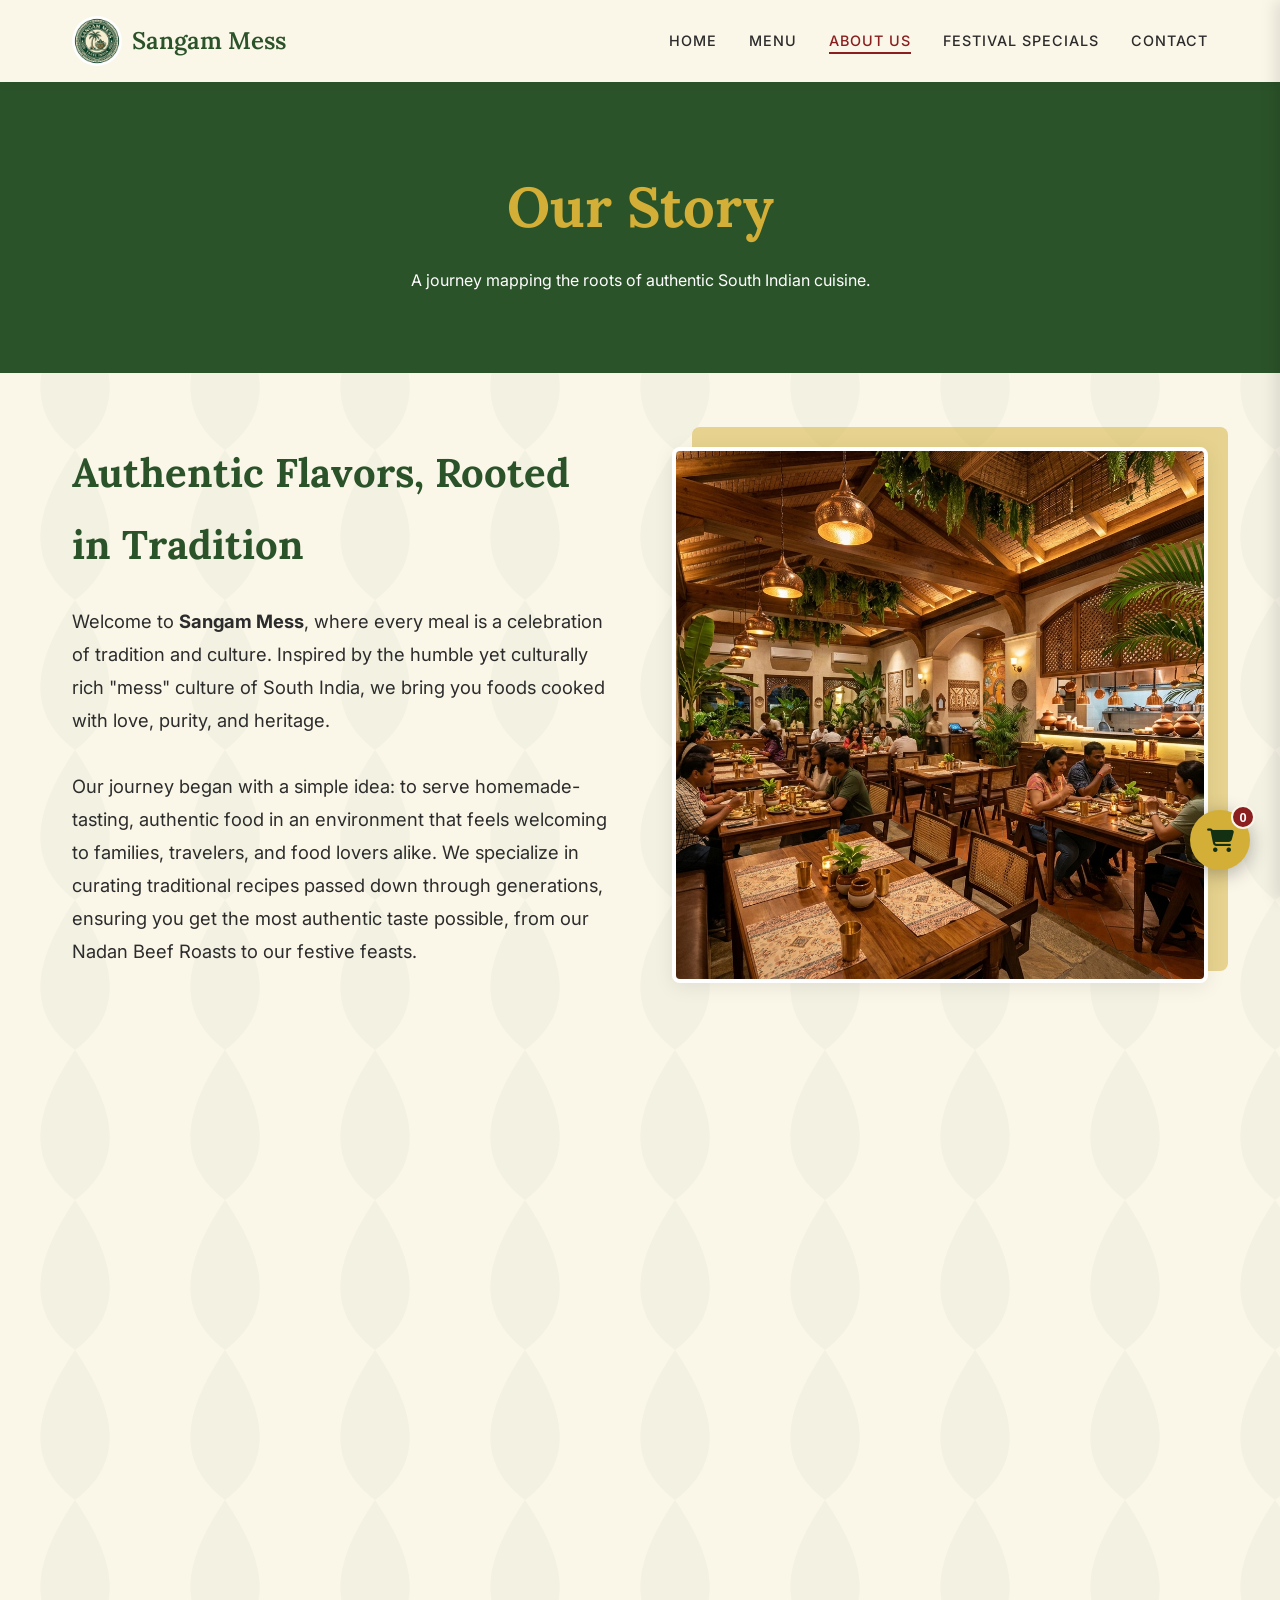
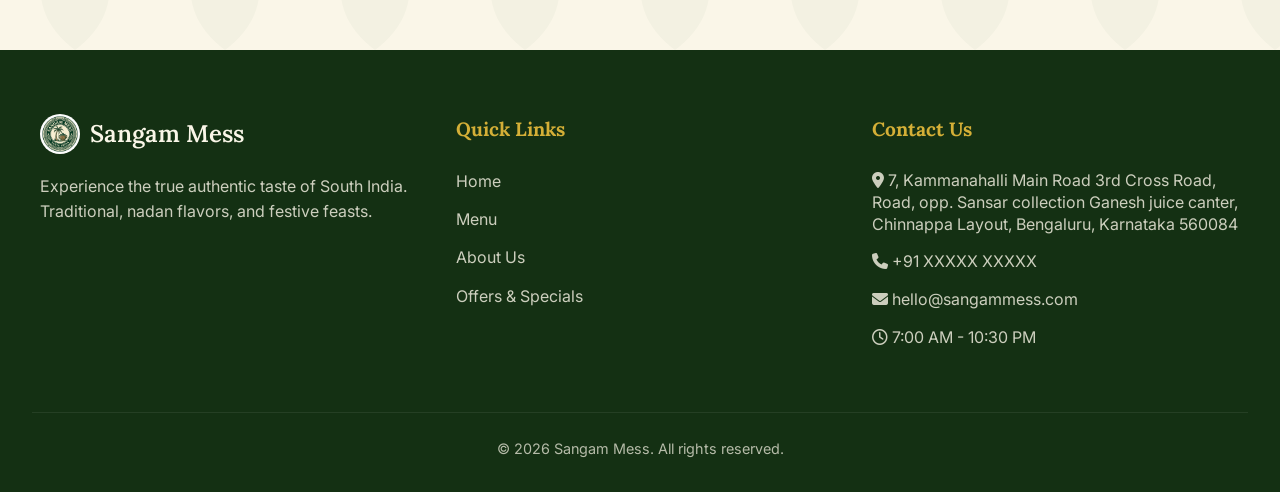
<file: about.html>
<!DOCTYPE html>
<html lang="en">
<head>
    <meta charset="UTF-8">
    <meta name="viewport" content="width=device-width, initial-scale=1.0">
    <title>About Us | Sangam Mess</title>
    <!-- FontAwesome -->
    <link rel="stylesheet" href="https://cdnjs.cloudflare.com/ajax/libs/font-awesome/6.4.0/css/all.min.css">
    <!-- Custom CSS -->
    <link rel="stylesheet" href="assets/css/style.css">
    <style>
        .about-header {
            text-align: center;
            padding: 5rem 2rem;
            background-color: var(--primary-green);
            color: var(--white);
        }
        .about-header h1 {
            color: var(--soft-gold);
            font-size: 3.5rem;
            margin-bottom: 1rem;
        }
        .about-grid {
            display: grid;
            grid-template-columns: 1fr 1fr;
            gap: 4rem;
            max-width: 1200px;
            margin: 4rem auto;
            padding: 0 2rem;
            align-items: center;
        }
        .about-text {
            font-size: 1.15rem;
            line-height: 1.8;
            color: var(--text-dark);
        }
        .about-text p {
            margin-bottom: 2rem;
        }
        .about-image {
            position: relative;
        }
        .about-image img {
            width: 100%;
            border-radius: var(--border-radius);
            box-shadow: var(--shadow);
            border: 4px solid var(--white);
        }
        .about-image::before {
            content: '';
            position: absolute;
            top: -20px;
            right: -20px;
            width: 100%;
            height: 100%;
            background-color: var(--soft-gold);
            border-radius: var(--border-radius);
            z-index: -1;
            opacity: 0.5;
        }
        .highlight-quote {
            padding: 2.5rem;
            border-left: 5px solid var(--maroon);
            background: rgba(139, 30, 30, 0.05);
            font-style: italic;
            font-size: 1.4rem;
            font-family: 'Lora', serif;
            margin: 3rem auto;
            color: var(--dark-green);
            max-width: 1000px;
            text-align: center;
            border-right: 5px solid var(--maroon);
        }
        @media (max-width: 768px) {
            .about-grid {
                grid-template-columns: 1fr;
            }
        }
    </style>
</head>
<body class="leaf-texture">
    <!-- Header -->
    <header>
        <nav class="navbar">
            <a href="index.html" class="logo">
                <img src="assets/images/logo.png" alt="Sangam Mess Logo">
                <span>Sangam Mess</span>
            </a>
            <ul class="nav-links">
                <li><a href="index.html">Home</a></li>
                <li><a href="menu.html">Menu</a></li>
                <li><a href="about.html" class="active">About Us</a></li>
                <li><a href="offers.html">Festival Specials</a></li>
                <li><a href="contact.html">Contact</a></li>
            </ul>
            <button class="mobile-menu-btn" aria-label="Toggle Menu">
                <i class="fa-solid fa-bars"></i>
            </button>
        </nav>
    </header>

    <div class="about-header animate-on-scroll">
        <h1>Our Story</h1>
        <p>A journey mapping the roots of authentic South Indian cuisine.</p>
    </div>

    <div class="about-grid">
        <div class="about-text animate-on-scroll">
            <h2 style="font-family: 'Lora', serif; font-size: 2.5rem; color: var(--primary-green); margin-bottom: 1.5rem;">Authentic Flavors, Rooted in Tradition</h2>
            <p>Welcome to <strong>Sangam Mess</strong>, where every meal is a celebration of tradition and culture. Inspired by the humble yet culturally rich "mess" culture of South India, we bring you foods cooked with love, purity, and heritage.</p>

            <p>Our journey began with a simple idea: to serve homemade-tasting, authentic food in an environment that feels welcoming to families, travelers, and food lovers alike. We specialize in curating traditional recipes passed down through generations, ensuring you get the most authentic taste possible, from our Nadan Beef Roasts to our festive feasts.</p>
        </div>
        
        <div class="about-image animate-on-scroll delay-200">
            <img src="assets/images/about.png" alt="Sangam Mess Interior">
        </div>
    </div>

    <div class="highlight-quote animate-on-scroll slide-in-left delay-100">
        "Taste Your Roots &mdash; Authentic spices, traditional recipes, and native Kerala preparations."
    </div>

    <div class="about-grid" style="margin-top: 0;">
        <div class="about-image animate-on-scroll delay-100" style="order: 1;">
            <img src="assets/images/thali.png" alt="Traditional Food" style="height: 350px; object-fit: cover;">
            <style>.about-image:nth-child(1)::before { left: -20px; top: 20px; right: auto; background-color: var(--primary-green); }</style>
        </div>

        <div class="about-text animate-on-scroll delay-200" style="order: 2;">
            <h2 style="font-family: 'Lora', serif; font-size: 2.2rem; color: var(--primary-green); margin-bottom: 1.5rem;">Quality & Hygiene First</h2>
            <p>From our daily specials and festive offerings like the grand <strong>Onam Sadhya</strong>, to our crispy dosas and aromatic filter coffee, hygiene and quality are our top priorities.</p>
            <p>Experience our vibrant hospitality today. We select our ingredients carefully to preserve the authentic homemade experience that Sangam Mess is known for.</p>
        </div>
    </div>

    <!-- Footer -->
    <footer>
        <div class="footer-content">
            <div class="footer-col">
                <div class="logo">
                    <img src="assets/images/logo.png" alt="Sangam Mess Logo" style="height:40px;">
                    <span style="color:var(--text-light)">Sangam Mess</span>
                </div>
                <p style="margin-top:20px;">Experience the true authentic taste of South India. Traditional, nadan flavors, and festive feasts.</p>
            </div>
            <div class="footer-col">
                <h4>Quick Links</h4>
                <ul>
                    <li><a href="index.html">Home</a></li>
                    <li><a href="menu.html">Menu</a></li>
                    <li><a href="about.html">About Us</a></li>
                    <li><a href="offers.html">Offers & Specials</a></li>
                </ul>
            </div>
            <div class="footer-col">
                <h4>Contact Us</h4>
                <ul>
                    <li style="line-height:1.4"><i class="fa-solid fa-location-dot"></i> 7, Kammanahalli Main Road 3rd Cross Road, Road, opp. Sansar collection Ganesh juice canter, Chinnappa Layout, Bengaluru, Karnataka 560084</li>
                    <li><i class="fa-solid fa-phone"></i> +91 XXXXX XXXXX</li>
                    <li><i class="fa-solid fa-envelope"></i> hello@sangammess.com</li>
                    <li><i class="fa-regular fa-clock"></i> 7:00 AM - 10:30 PM</li>
                </ul>
            </div>
        </div>
        <div class="footer-bottom">
            <p>&copy; 2026 Sangam Mess. All rights reserved.</p>
        </div>
    </footer>
    <script src="assets/js/main.js"></script>
    <script src="assets/js/cart.js"></script>
</body>
</html>
</file>
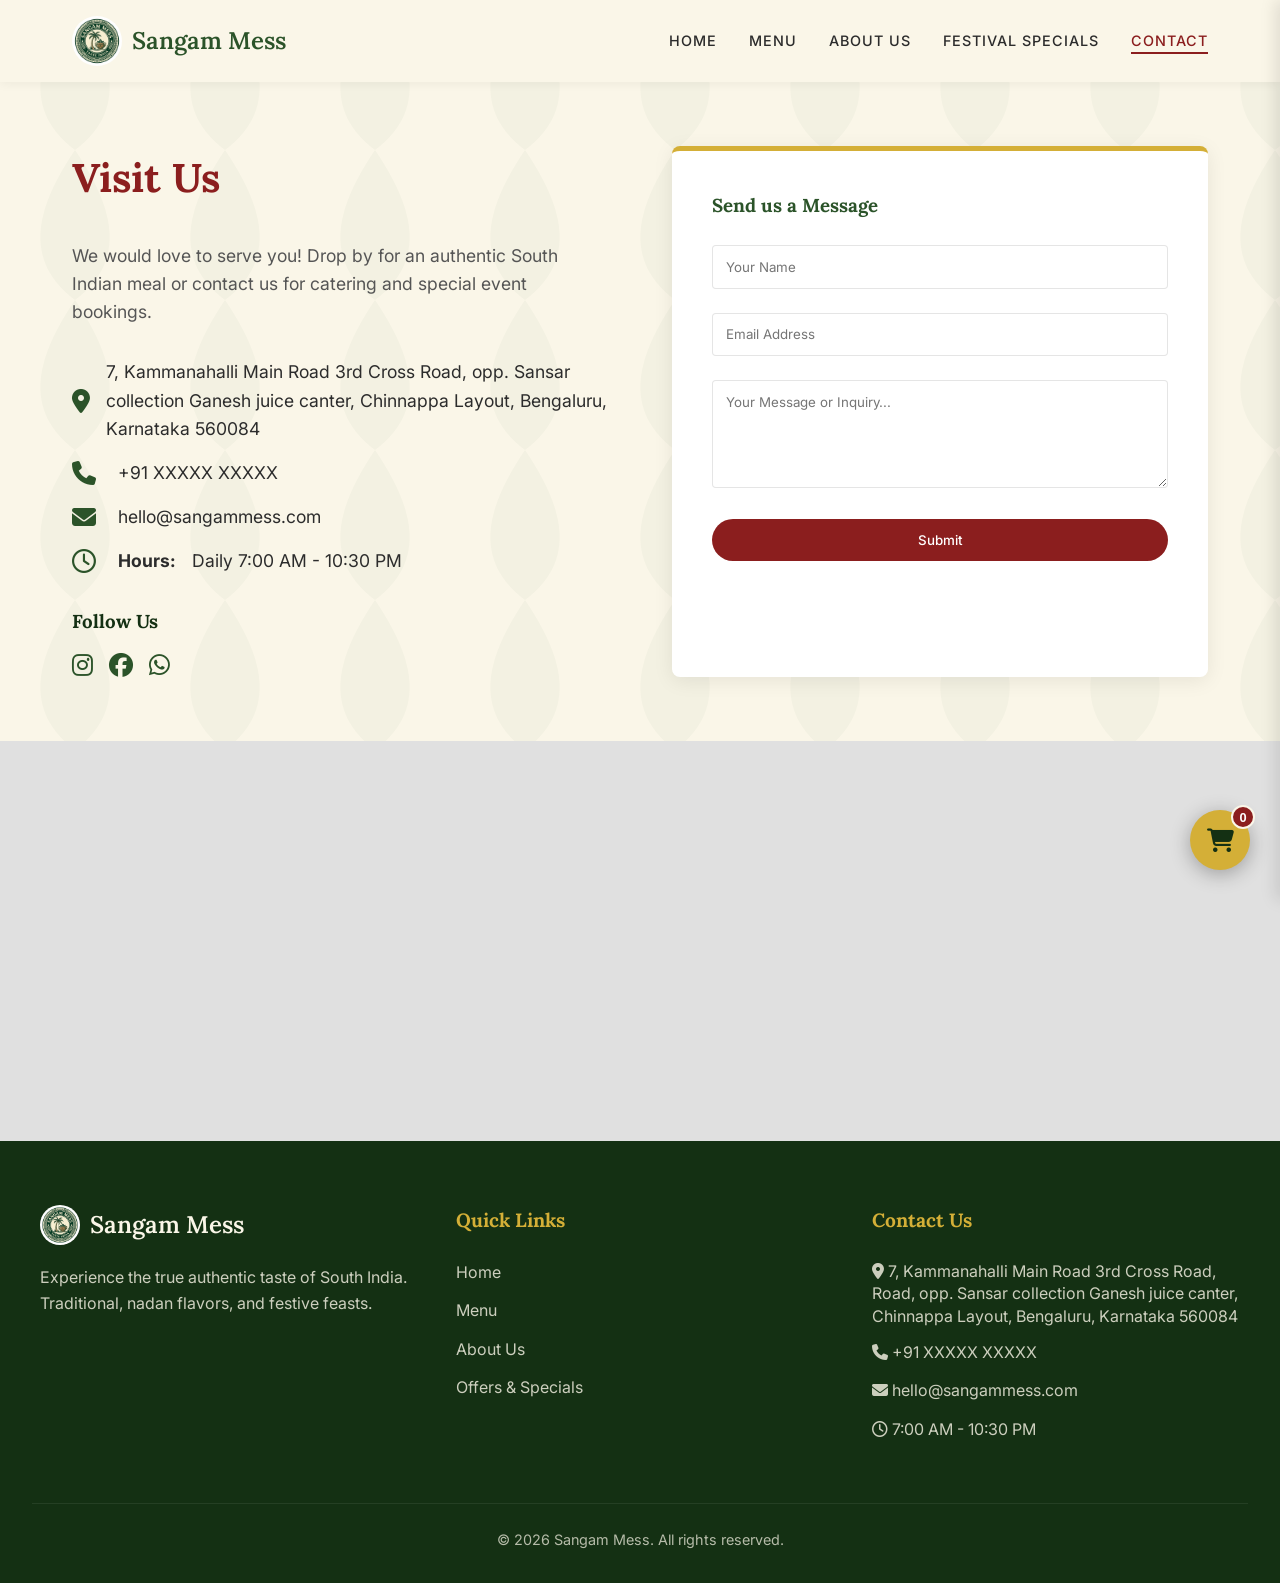
<file: contact.html>
<!DOCTYPE html>
<html lang="en">
<head>
    <meta charset="UTF-8">
    <meta name="viewport" content="width=device-width, initial-scale=1.0">
    <title>Contact & Location | Sangam Mess</title>
    <!-- FontAwesome -->
    <link rel="stylesheet" href="https://cdnjs.cloudflare.com/ajax/libs/font-awesome/6.4.0/css/all.min.css">
    <!-- Custom CSS -->
    <link rel="stylesheet" href="assets/css/style.css">
    <style>
        .contact-container {
            max-width: 1200px;
            margin: 4rem auto;
            padding: 0 2rem;
            display: grid;
            grid-template-columns: 1fr 1fr;
            gap: 4rem;
        }
        .contact-info h2 { color: var(--maroon); margin-bottom: 2rem; font-size: 2.5rem; }
        .contact-details { margin-bottom: 2rem; }
        .contact-details li {
            font-size: 1.1rem;
            margin-bottom: 1rem;
            display: flex;
            align-items: center;
            gap: 1rem;
            color: var(--text-dark);
        }
        .contact-details i { color: var(--primary-green); font-size: 1.5rem; width: 30px; }
        
        .contact-form {
            background: var(--white);
            padding: 2.5rem;
            border-radius: var(--border-radius);
            box-shadow: var(--shadow);
            border-top: 5px solid var(--soft-gold);
        }
        .form-group { margin-bottom: 1.5rem; }
        .form-control {
            width: 100%;
            padding: 0.8rem;
            border: 1px solid rgba(0,0,0,0.1);
            border-radius: 4px;
            font-family: inherit;
        }
        .form-control:focus {
            outline: none;
            border-color: var(--primary-green);
        }
        
        .map-section {
            width: 100%;
            height: 400px;
            background: #e0e0e0;
            display: flex;
            align-items: center;
            justify-content: center;
            color: #666;
            margin-bottom: -4rem; /* overlaps footer */
            position: relative;
            z-index: 5;
        }

        @media (max-width: 768px) {
            .contact-container { grid-template-columns: 1fr; }
        }
    </style>
</head>
<body class="leaf-texture">
    <!-- Header -->
    <header>
        <nav class="navbar">
            <a href="index.html" class="logo">
                <img src="assets/images/logo.png" alt="Sangam Mess Logo">
                <span>Sangam Mess</span>
            </a>
            <ul class="nav-links">
                <li><a href="index.html">Home</a></li>
                <li><a href="menu.html">Menu</a></li>
                <li><a href="about.html">About Us</a></li>
                <li><a href="offers.html">Festival Specials</a></li>
                <li><a href="contact.html" class="active">Contact</a></li>
            </ul>
            <button class="mobile-menu-btn" aria-label="Toggle Menu">
                <i class="fa-solid fa-bars"></i>
            </button>
        </nav>
    </header>

    <div class="contact-container">
        <div class="contact-info animate-on-scroll slide-in-left">
            <h2>Visit Us</h2>
            <p style="font-size:1.1rem; margin-bottom:2rem; color:#555;">We would love to serve you! Drop by for an authentic South Indian meal or contact us for catering and special event bookings.</p>
            
            <ul class="contact-details">
                <li><i class="fa-solid fa-location-dot"></i> 7, Kammanahalli Main Road 3rd Cross Road, opp. Sansar collection Ganesh juice canter, Chinnappa Layout, Bengaluru, Karnataka 560084</li>
                <li><i class="fa-solid fa-phone"></i> +91 XXXXX XXXXX</li>
                <li><i class="fa-solid fa-envelope"></i> hello@sangammess.com</li>
                <li><i class="fa-regular fa-clock"></i> <strong>Hours:</strong> Daily 7:00 AM - 10:30 PM</li>
            </ul>

            <h3 style="margin-top:2rem; margin-bottom:1rem; color:var(--dark-green);">Follow Us</h3>
            <div style="font-size: 1.5rem; color:var(--primary-green); display:flex; gap:1rem;">
                <i class="fa-brands fa-instagram"></i>
                <i class="fa-brands fa-facebook"></i>
                <i class="fa-brands fa-whatsapp"></i>
            </div>
        </div>

        <div class="contact-form animate-on-scroll slide-in-right delay-200">
            <h3 style="margin-bottom:1.5rem; color:var(--primary-green);">Send us a Message</h3>
            <form action="#" method="get">
                <div class="form-group">
                    <input type="text" class="form-control" placeholder="Your Name" required>
                </div>
                <div class="form-group">
                    <input type="email" class="form-control" placeholder="Email Address" required>
                </div>
                <div class="form-group">
                    <textarea class="form-control" rows="5" placeholder="Your Message or Inquiry..." required></textarea>
                </div>
                <button type="submit" class="btn btn-primary" style="width:100%; justify-content:center;">Submit</button>
            </form>
        </div>
    </div>

    <!-- Map Interactive -->
    <div class="map-section animate-on-scroll">
        <iframe src="https://www.google.com/maps/embed?pb=!1m18!1m12!1m3!1d15549.97223789047!2d77.62568770281699!3d13.004245647565983!2m3!1f0!2f0!3f0!3m2!1i1024!2i768!4f13.1!3m3!1m2!1s0x3bae16d3f27ca46b%3A0xc6c4f0f0896062f!2sKammanahalli%20Main%20Rd%2C%20Bengaluru%2C%20Karnataka!5e0!3m2!1sen!2sin!4v1701198533158!5m2!1sen!2sin" width="100%" height="100%" style="border:0;" allowfullscreen="" loading="lazy" referrerpolicy="no-referrer-when-downgrade"></iframe>
    </div>

    <!-- Footer -->
    <footer>
        <div class="footer-content">
            <div class="footer-col">
                <div class="logo">
                    <img src="assets/images/logo.png" alt="Sangam Mess Logo" style="height:40px;">
                    <span style="color:var(--text-light)">Sangam Mess</span>
                </div>
                <p style="margin-top:20px;">Experience the true authentic taste of South India. Traditional, nadan flavors, and festive feasts.</p>
            </div>
            <div class="footer-col">
                <h4>Quick Links</h4>
                <ul>
                    <li><a href="index.html">Home</a></li>
                    <li><a href="menu.html">Menu</a></li>
                    <li><a href="about.html">About Us</a></li>
                    <li><a href="offers.html">Offers & Specials</a></li>
                </ul>
            </div>
            <div class="footer-col">
                <h4>Contact Us</h4>
                <ul>
                    <li style="line-height:1.4"><i class="fa-solid fa-location-dot"></i> 7, Kammanahalli Main Road 3rd Cross Road, Road, opp. Sansar collection Ganesh juice canter, Chinnappa Layout, Bengaluru, Karnataka 560084</li>
                    <li><i class="fa-solid fa-phone"></i> +91 XXXXX XXXXX</li>
                    <li><i class="fa-solid fa-envelope"></i> hello@sangammess.com</li>
                    <li><i class="fa-regular fa-clock"></i> 7:00 AM - 10:30 PM</li>
                </ul>
            </div>
        </div>
        <div class="footer-bottom">
            <p>&copy; 2026 Sangam Mess. All rights reserved.</p>
        </div>
    </footer>
    <script src="assets/js/main.js"></script>
    <script src="assets/js/cart.js"></script>
</body>
</html>
</file>
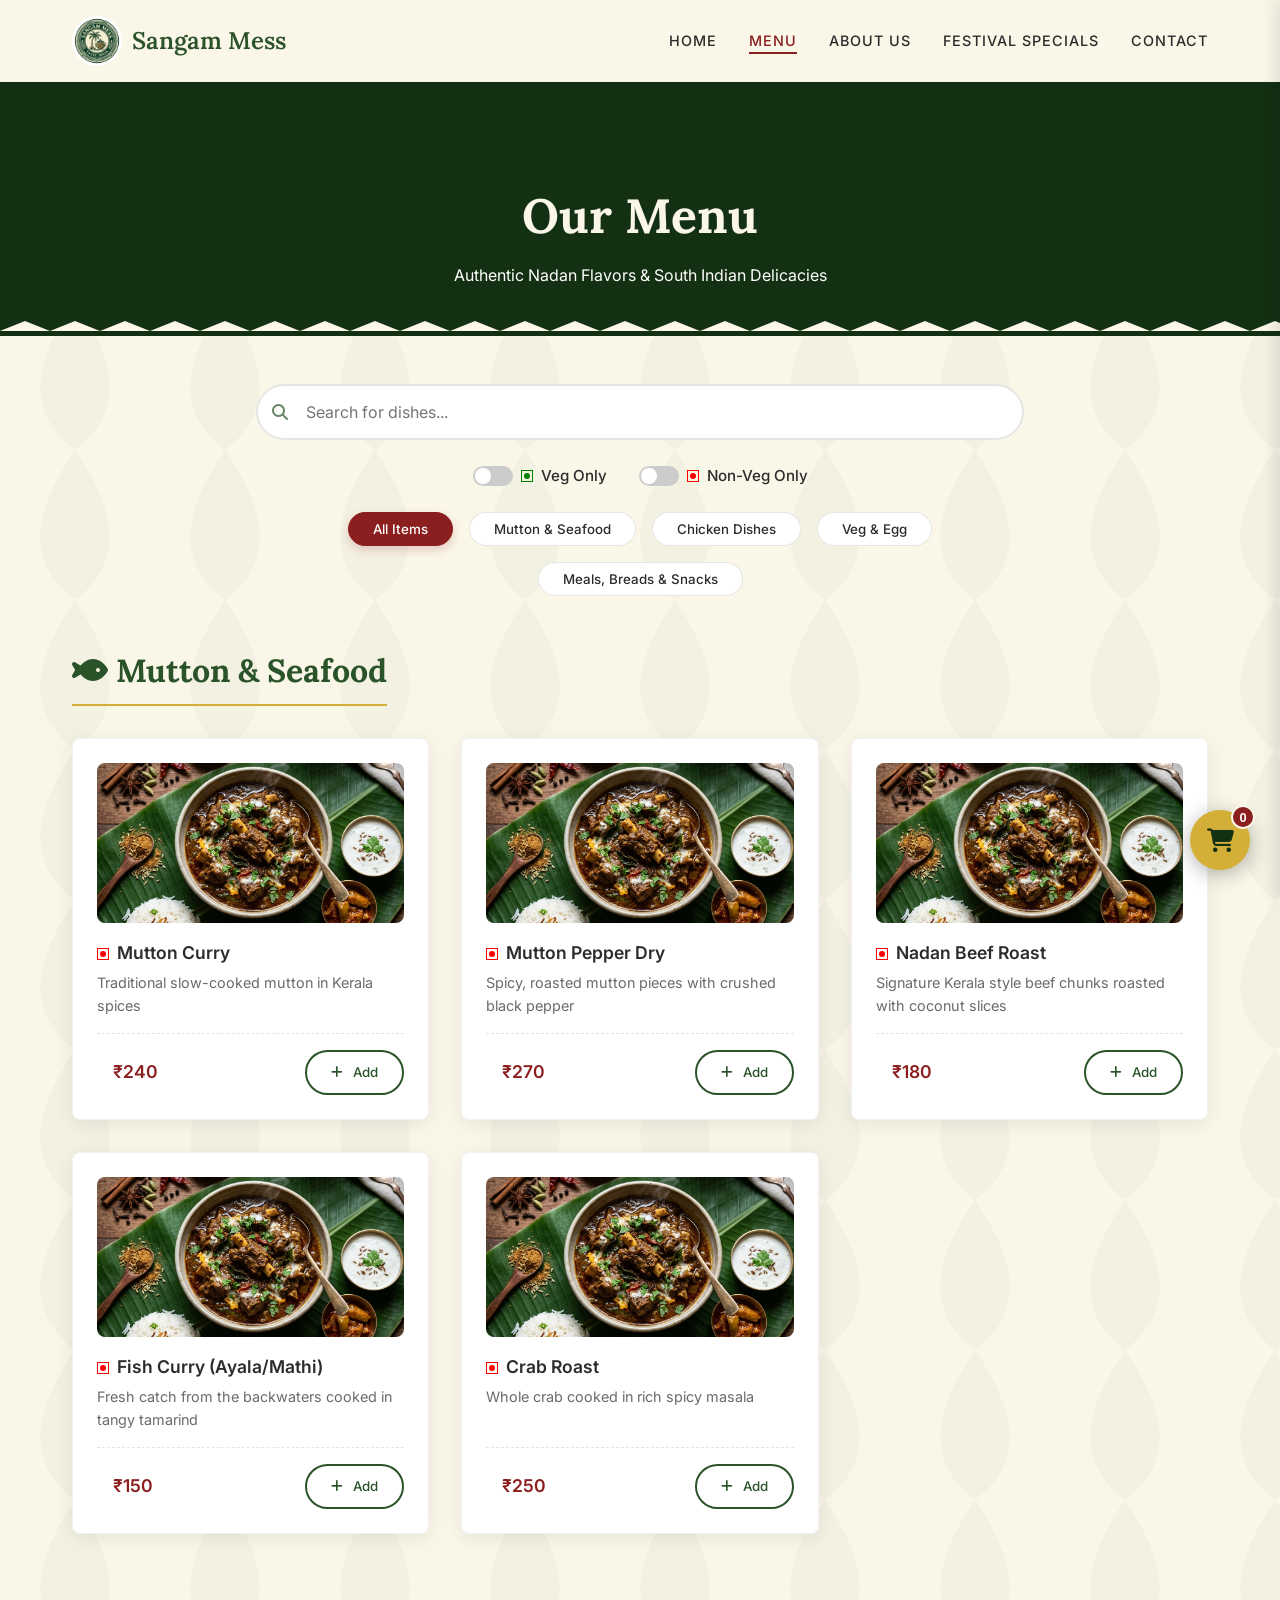
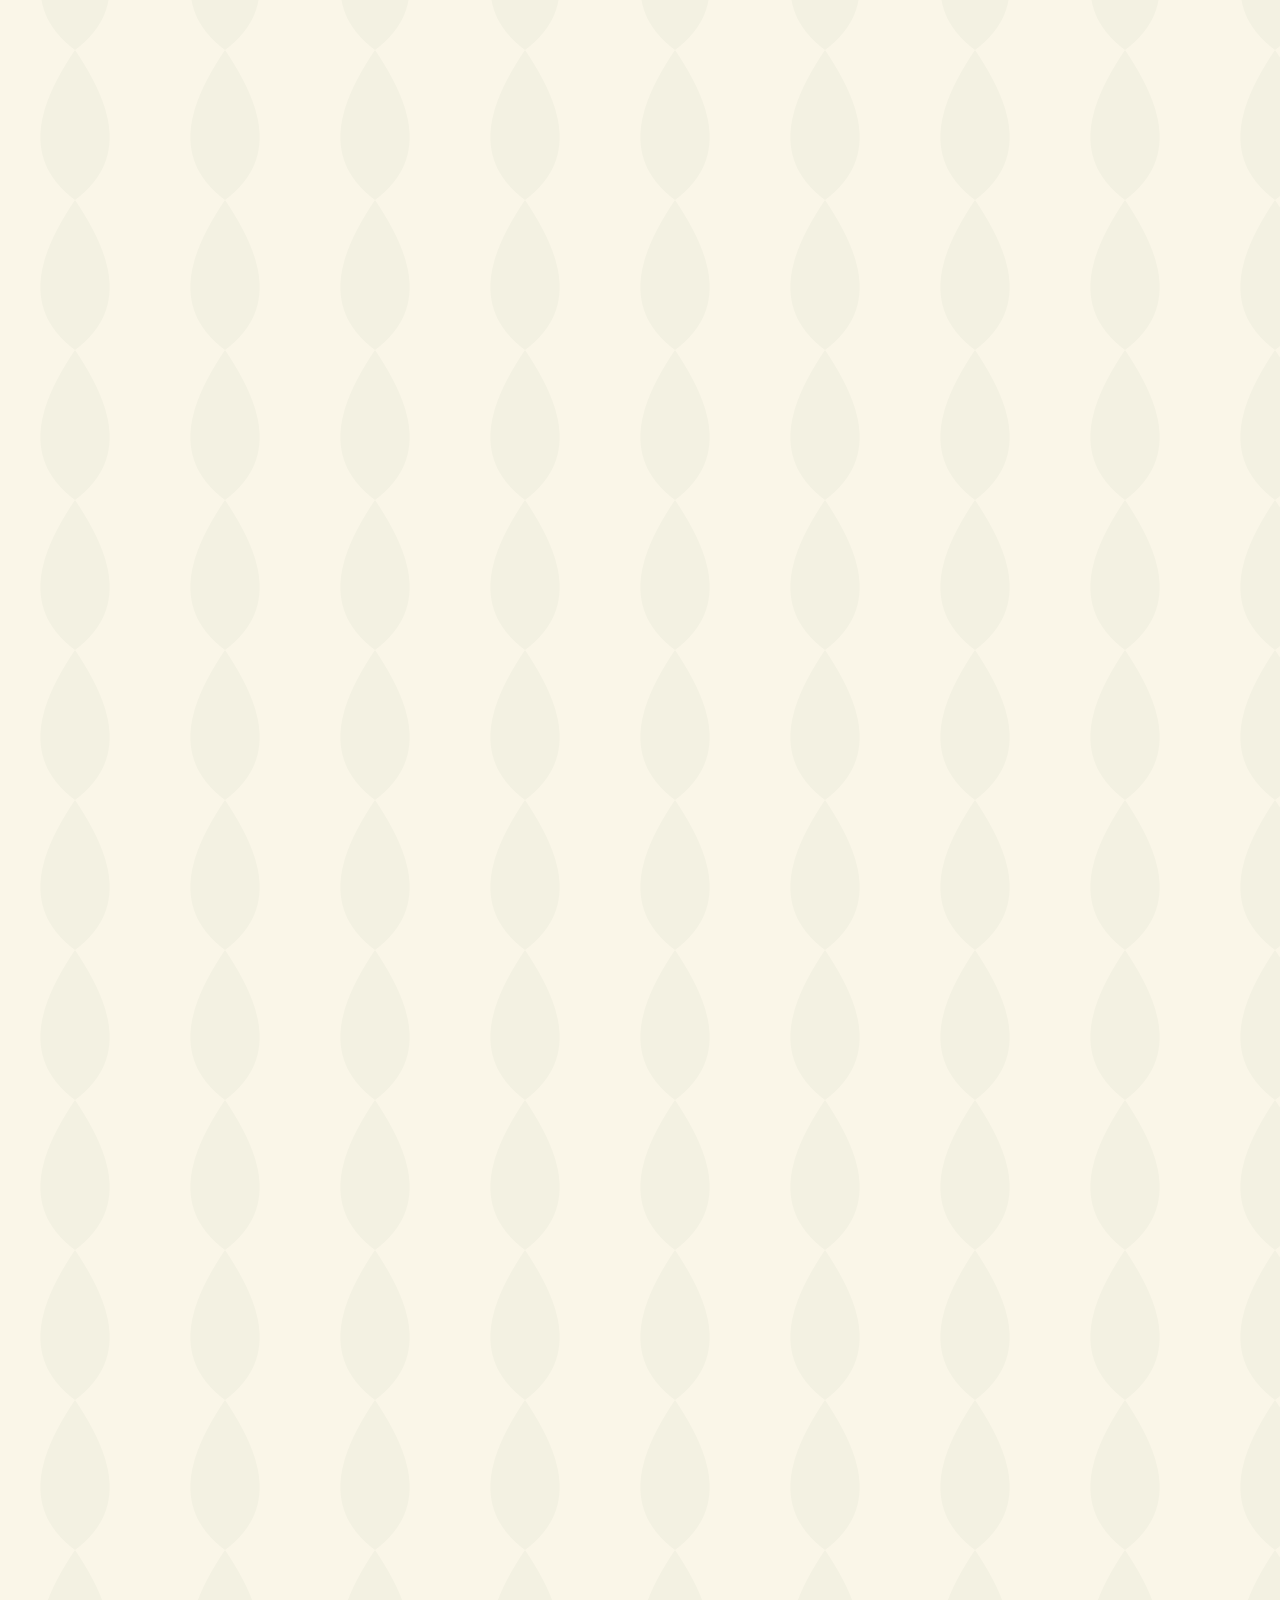
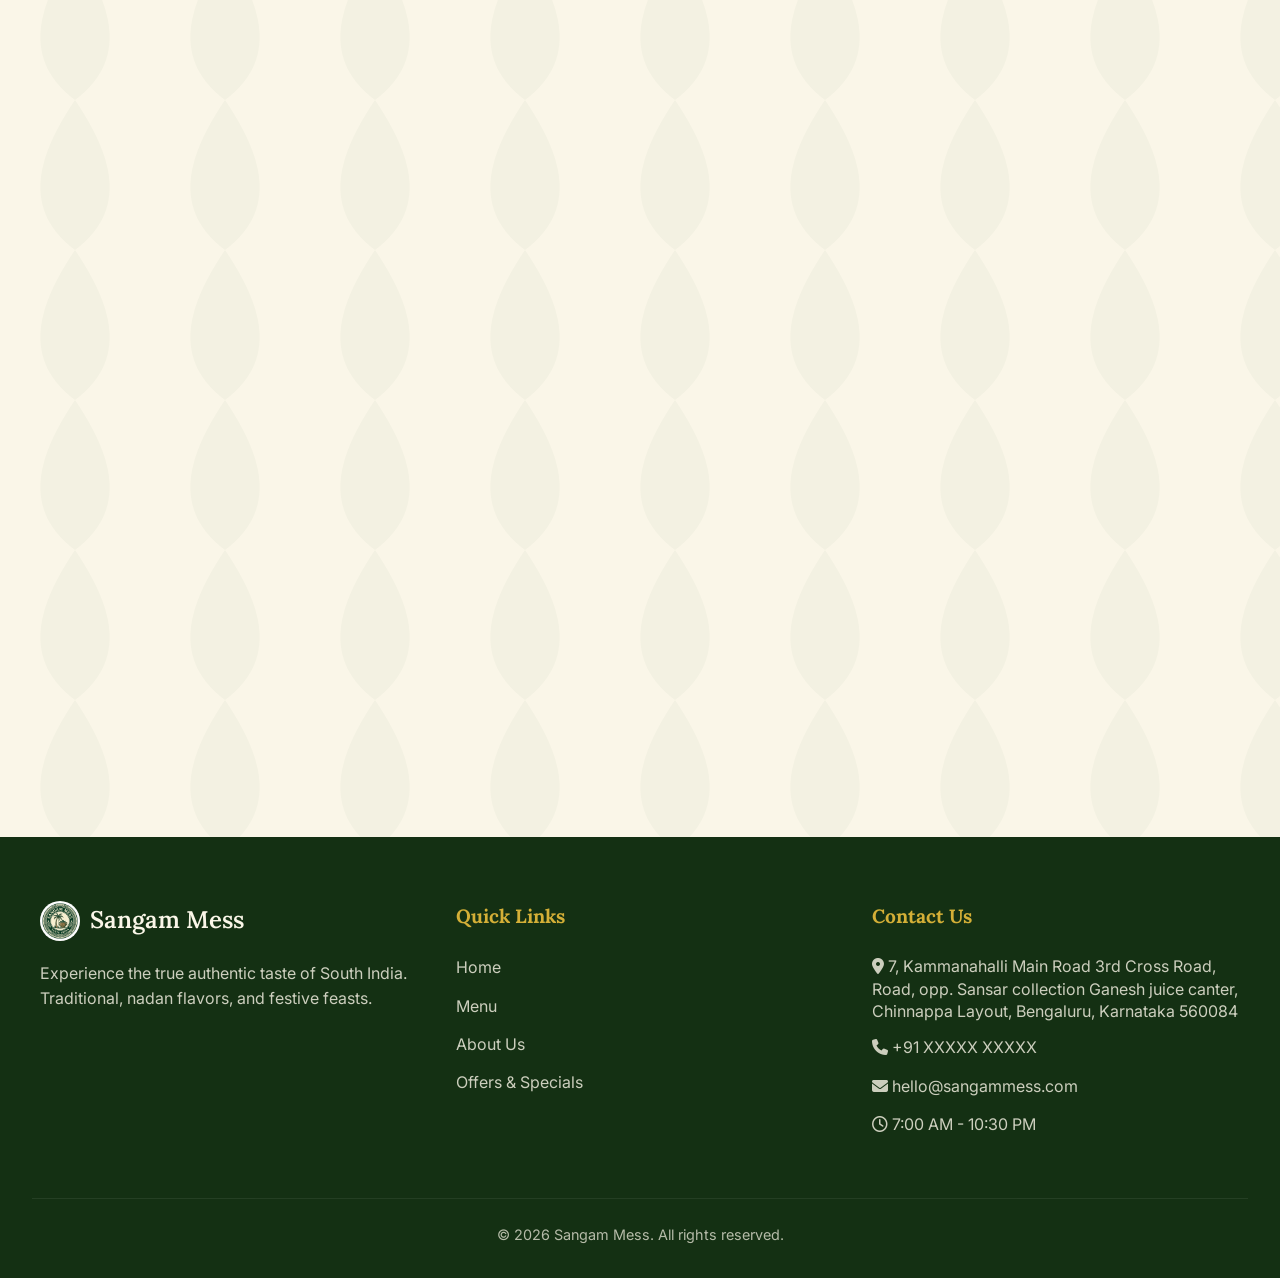
<file: menu.html>
<!DOCTYPE html>
<html lang="en">
<head>
    <meta charset="UTF-8">
    <meta name="viewport" content="width=device-width, initial-scale=1.0">
    <title>Our Menu | Sangam Mess - Authentic South Indian Dining</title>
    <!-- FontAwesome -->
    <link rel="stylesheet" href="https://cdnjs.cloudflare.com/ajax/libs/font-awesome/6.4.0/css/all.min.css">
    <!-- Custom CSS -->
    <link rel="stylesheet" href="assets/css/style.css">
    <link rel="stylesheet" href="assets/css/menu.css">
</head>
<body class="leaf-texture">
    <!-- Header -->
    <header>
        <nav class="navbar">
            <a href="index.html" class="logo">
                <img src="assets/images/logo.png" alt="Sangam Mess Logo">
                <span>Sangam Mess</span>
            </a>
            <ul class="nav-links">
                <li><a href="index.html">Home</a></li>
                <li><a href="menu.html" class="active">Menu</a></li>
                <li><a href="about.html">About Us</a></li>
                <li><a href="offers.html">Festival Specials</a></li>
                <li><a href="contact.html">Contact</a></li>
            </ul>
            <button class="mobile-menu-btn" aria-label="Toggle Menu">
                <i class="fa-solid fa-bars"></i>
            </button>
        </nav>
    </header>

    <div class="page-header animate-on-scroll">
        <h1>Our Menu</h1>
        <p>Authentic Nadan Flavors & South Indian Delicacies</p>
    </div>

    <!-- Controls: Search, Toggles & Filters -->
    <div class="menu-controls animate-on-scroll delay-100">
        <div class="search-bar-container">
            <i class="fa-solid fa-magnifying-glass"></i>
            <input type="text" id="menuSearch" placeholder="Search for dishes...">
        </div>
        
        <div class="advanced-toggles">
            <label class="switch-wrap">
                <input type="checkbox" id="vegOnlyToggle"> 
                <span class="slider round"></span>
                <span class="toggle-label"><span class="veg-icon"></span> Veg Only</span>
            </label>
            <label class="switch-wrap">
                <input type="checkbox" id="nonVegOnlyToggle"> 
                <span class="slider round"></span>
                <span class="toggle-label"><span class="nonveg-icon"></span> Non-Veg Only</span>
            </label>
        </div>

        <div class="menu-filters">
            <button class="filter-btn active" data-filter="all">All Items</button>
            <button class="filter-btn" data-filter="mutton-seafood">Mutton & Seafood</button>
            <button class="filter-btn" data-filter="chicken">Chicken Dishes</button>
            <button class="filter-btn" data-filter="veg-egg">Veg & Egg</button>
            <button class="filter-btn" data-filter="meals-breads">Meals, Breads & Snacks</button>
        </div>
    </div>

    <div class="menu-container">
        
        <!-- Mutton & Seafood -->
        <div id="mutton-seafood" class="menu-section active animate-on-scroll delay-200">
            <h3><i class="fa-solid fa-fish"></i> Mutton & Seafood</h3>
            <div class="menu-items">
                <div class="menu-item">
    <img src="assets/images/mutton.png" alt="Mutton Curry" style="width:100%; height:160px; object-fit:cover; border-radius:8px; margin-bottom:1rem;">
    <div class="menu-item-details">
        <h4><span class="nonveg-icon"></span>Mutton Curry</h4>
        <p>Traditional slow-cooked mutton in Kerala spices</p>
    </div>
    <div class="menu-item-bottom">
        <div class="menu-item-price">₹240</div>
        <button class="btn btn-secondary add-to-cart-btn" data-name="Mutton Curry" data-price="240"><i class="fa-solid fa-plus"></i> Add</button>
    </div>
</div>
                <div class="menu-item">
    <img src="assets/images/mutton.png" alt="Mutton Pepper Dry" style="width:100%; height:160px; object-fit:cover; border-radius:8px; margin-bottom:1rem;">
    <div class="menu-item-details">
        <h4><span class="nonveg-icon"></span>Mutton Pepper Dry</h4>
        <p>Spicy, roasted mutton pieces with crushed black pepper</p>
    </div>
    <div class="menu-item-bottom">
        <div class="menu-item-price">₹270</div>
        <button class="btn btn-secondary add-to-cart-btn" data-name="Mutton Pepper Dry" data-price="270"><i class="fa-solid fa-plus"></i> Add</button>
    </div>
</div>
                <div class="menu-item">
    <img src="assets/images/mutton.png" alt="Nadan Beef Roast" style="width:100%; height:160px; object-fit:cover; border-radius:8px; margin-bottom:1rem;">
    <div class="menu-item-details">
        <h4><span class="nonveg-icon"></span>Nadan Beef Roast</h4>
        <p>Signature Kerala style beef chunks roasted with coconut slices</p>
    </div>
    <div class="menu-item-bottom">
        <div class="menu-item-price">₹180</div>
        <button class="btn btn-secondary add-to-cart-btn" data-name="Nadan Beef Roast" data-price="180"><i class="fa-solid fa-plus"></i> Add</button>
    </div>
</div>
                <div class="menu-item">
    <img src="assets/images/mutton.png" alt="Fish Curry (Ayala/Mathi)" style="width:100%; height:160px; object-fit:cover; border-radius:8px; margin-bottom:1rem;">
    <div class="menu-item-details">
        <h4><span class="nonveg-icon"></span>Fish Curry (Ayala/Mathi)</h4>
        <p>Fresh catch from the backwaters cooked in tangy tamarind</p>
    </div>
    <div class="menu-item-bottom">
        <div class="menu-item-price">₹150</div>
        <button class="btn btn-secondary add-to-cart-btn" data-name="Fish Curry" data-price="150"><i class="fa-solid fa-plus"></i> Add</button>
    </div>
</div>
                <div class="menu-item">
    <img src="assets/images/mutton.png" alt="Crab Roast" style="width:100%; height:160px; object-fit:cover; border-radius:8px; margin-bottom:1rem;">
    <div class="menu-item-details">
        <h4><span class="nonveg-icon"></span>Crab Roast</h4>
        <p>Whole crab cooked in rich spicy masala</p>
    </div>
    <div class="menu-item-bottom">
        <div class="menu-item-price">₹250</div>
        <button class="btn btn-secondary add-to-cart-btn" data-name="Crab Roast" data-price="250"><i class="fa-solid fa-plus"></i> Add</button>
    </div>
</div>
            </div>
        </div>

        <!-- Chicken & Biryani -->
        <div id="chicken" class="menu-section active animate-on-scroll">
            <h3><i class="fa-solid fa-drumstick-bite"></i> Chicken Dishes</h3>
            <div class="menu-items">
                <div class="menu-item">
    <img src="assets/images/chicken.png" alt="Chicken Curry" style="width:100%; height:160px; object-fit:cover; border-radius:8px; margin-bottom:1rem;">
    <div class="menu-item-details">
        <h4><span class="nonveg-icon"></span>Chicken Curry</h4>
        <p>Homestyle chicken curry with coconut milk</p>
    </div>
    <div class="menu-item-bottom">
        <div class="menu-item-price">₹120</div>
        <button class="btn btn-secondary add-to-cart-btn" data-name="Chicken Curry" data-price="120"><i class="fa-solid fa-plus"></i> Add</button>
    </div>
</div>
                <div class="menu-item">
    <img src="assets/images/chicken.png" alt="Chicken Roast" style="width:100%; height:160px; object-fit:cover; border-radius:8px; margin-bottom:1rem;">
    <div class="menu-item-details">
        <h4><span class="nonveg-icon"></span>Chicken Roast</h4>
        <p>Thick, onion-tomato based sweet & spicy semi-gravy chicken</p>
    </div>
    <div class="menu-item-bottom">
        <div class="menu-item-price">₹140</div>
        <button class="btn btn-secondary add-to-cart-btn" data-name="Chicken Roast" data-price="140"><i class="fa-solid fa-plus"></i> Add</button>
    </div>
</div>
                <div class="menu-item">
    <img src="assets/images/chicken.png" alt="Chicken Pepper Fry" style="width:100%; height:160px; object-fit:cover; border-radius:8px; margin-bottom:1rem;">
    <div class="menu-item-details">
        <h4><span class="nonveg-icon"></span>Chicken Pepper Fry</h4>
        <p>Dry tossed chicken pieces generously coated in black pepper</p>
    </div>
    <div class="menu-item-bottom">
        <div class="menu-item-price">₹140</div>
        <button class="btn btn-secondary add-to-cart-btn" data-name="Chicken Pepper Fry" data-price="140"><i class="fa-solid fa-plus"></i> Add</button>
    </div>
</div>
            </div>
        </div>

        <!-- Veg & Egg -->
        <div id="veg-egg" class="menu-section active animate-on-scroll">
            <h3><i class="fa-solid fa-egg"></i> Veg & Egg</h3>
            <div class="menu-items">
                <div class="menu-item">
    <img src="assets/images/chicken.png" alt="Egg Roast" style="width:100%; height:160px; object-fit:cover; border-radius:8px; margin-bottom:1rem;">
    <div class="menu-item-details">
        <h4><span class="nonveg-icon"></span>Egg Roast</h4>
        <p>Boiled eggs in a thick caramelized onion masala</p>
    </div>
    <div class="menu-item-bottom">
        <div class="menu-item-price">₹60</div>
        <button class="btn btn-secondary add-to-cart-btn" data-name="Egg Roast" data-price="60"><i class="fa-solid fa-plus"></i> Add</button>
    </div>
</div>
                <div class="menu-item">
    <img src="assets/images/chicken.png" alt="Egg Curry" style="width:100%; height:160px; object-fit:cover; border-radius:8px; margin-bottom:1rem;">
    <div class="menu-item-details">
        <h4><span class="nonveg-icon"></span>Egg Curry</h4>
        <p>Simple and flavorful egg curry</p>
    </div>
    <div class="menu-item-bottom">
        <div class="menu-item-price">₹50</div>
        <button class="btn btn-secondary add-to-cart-btn" data-name="Egg Curry" data-price="50"><i class="fa-solid fa-plus"></i> Add</button>
    </div>
</div>
                <div class="menu-item">
    <img src="assets/images/dosa.png" alt="Kadala Curry" style="width:100%; height:160px; object-fit:cover; border-radius:8px; margin-bottom:1rem;">
    <div class="menu-item-details">
        <h4><span class="veg-icon"></span>Kadala Curry</h4>
        <p>Black chickpea curry in roasted coconut gravy</p>
    </div>
    <div class="menu-item-bottom">
        <div class="menu-item-price">₹60</div>
        <button class="btn btn-secondary add-to-cart-btn" data-name="Kadala Curry" data-price="60"><i class="fa-solid fa-plus"></i> Add</button>
    </div>
</div>
                <div class="menu-item">
    <img src="assets/images/dosa.png" alt="Green Peas Curry" style="width:100%; height:160px; object-fit:cover; border-radius:8px; margin-bottom:1rem;">
    <div class="menu-item-details">
        <h4><span class="veg-icon"></span>Green Peas Curry</h4>
        <p>Mild and creamy peas curry, perfect for Appam</p>
    </div>
    <div class="menu-item-bottom">
        <div class="menu-item-price">₹60</div>
        <button class="btn btn-secondary add-to-cart-btn" data-name="Green Peas Curry" data-price="60"><i class="fa-solid fa-plus"></i> Add</button>
    </div>
</div>
            </div>
        </div>

        <!-- Meals, Breads & Snacks -->
        <div id="meals-breads" class="menu-section active animate-on-scroll">
            <h3><i class="fa-solid fa-bowl-rice"></i> Meals, Breads & Snacks</h3>
            <div class="menu-items">
                <div class="menu-item">
    <img src="assets/images/thali.png" alt="Special Non-Veg Meals" style="width:100%; height:160px; object-fit:cover; border-radius:8px; margin-bottom:1rem;">
    <div class="menu-item-details">
        <h4><span class="nonveg-icon"></span>Special Non-Veg Meals</h4>
        <p>Rice, Sambar, Fish Curry Gravy, 2 Veg Sabzis, Pickle, Pappadam</p>
    </div>
    <div class="menu-item-bottom">
        <div class="menu-item-price">₹100</div>
        <button class="btn btn-secondary add-to-cart-btn" data-name="Special Non-Veg Meals" data-price="100"><i class="fa-solid fa-plus"></i> Add</button>
    </div>
</div>
                <div class="menu-item">
    <img src="assets/images/logo.png" alt="Kerala Parotta" style="width:100%; height:160px; object-fit:cover; border-radius:8px; margin-bottom:1rem;">
    <div class="menu-item-details">
        <h4><span class="veg-icon"></span>Kerala Parotta</h4>
        <p>Flaky, multi-layered bread</p>
    </div>
    <div class="menu-item-bottom">
        <div class="menu-item-price">₹20</div>
        <button class="btn btn-secondary add-to-cart-btn" data-name="Kerala Parotta" data-price="20"><i class="fa-solid fa-plus"></i> Add</button>
    </div>
</div>
                <div class="menu-item">
    <img src="assets/images/logo.png" alt="Appam" style="width:100%; height:160px; object-fit:cover; border-radius:8px; margin-bottom:1rem;">
    <div class="menu-item-details">
        <h4><span class="veg-icon"></span>Appam</h4>
        <p>Soft-centered, crispy-edged rice pancake</p>
    </div>
    <div class="menu-item-bottom">
        <div class="menu-item-price">₹25</div>
        <button class="btn btn-secondary add-to-cart-btn" data-name="Appam" data-price="25"><i class="fa-solid fa-plus"></i> Add</button>
    </div>
</div>
                <div class="menu-item">
    <img src="assets/images/vada.png" alt="Uzhunnu Vada (Medu Vada)" style="width:100%; height:160px; object-fit:cover; border-radius:8px; margin-bottom:1rem;">
    <div class="menu-item-details">
        <h4><span class="veg-icon"></span>Uzhunnu Vada (Medu Vada)</h4>
        <p>Crispy lentil donuts served with chutney</p>
    </div>
    <div class="menu-item-bottom">
        <div class="menu-item-price">₹15</div>
        <button class="btn btn-secondary add-to-cart-btn" data-name="Medu Vada" data-price="15"><i class="fa-solid fa-plus"></i> Add</button>
    </div>
</div>
                <div class="menu-item">
    <img src="assets/images/logo.png" alt="Pazham Pori" style="width:100%; height:160px; object-fit:cover; border-radius:8px; margin-bottom:1rem;">
    <div class="menu-item-details">
        <h4><span class="veg-icon"></span>Pazham Pori</h4>
        <p>Sweet plantain fritters</p>
    </div>
    <div class="menu-item-bottom">
        <div class="menu-item-price">₹15</div>
        <button class="btn btn-secondary add-to-cart-btn" data-name="Pazham Pori" data-price="15"><i class="fa-solid fa-plus"></i> Add</button>
    </div>
</div>
                <div class="menu-item">
    <img src="assets/images/coffee.png" alt="Filter Coffee" style="width:100%; height:160px; object-fit:cover; border-radius:8px; margin-bottom:1rem;">
    <div class="menu-item-details">
        <h4><span class="veg-icon"></span>Filter Coffee</h4>
        <p>Classic strong South Indian blend</p>
    </div>
    <div class="menu-item-bottom">
        <div class="menu-item-price">₹25</div>
        <button class="btn btn-secondary add-to-cart-btn" data-name="Filter Coffee" data-price="25"><i class="fa-solid fa-plus"></i> Add</button>
    </div>
</div>
            </div>
        </div>

    </div>

    <!-- Footer -->
    <footer>
        <div class="footer-content">
            <div class="footer-col">
                <div class="logo">
                    <img src="assets/images/logo.png" alt="Sangam Mess Logo" style="height:40px;">
                    <span style="color:var(--text-light)">Sangam Mess</span>
                </div>
                <p style="margin-top:20px;">Experience the true authentic taste of South India. Traditional, nadan flavors, and festive feasts.</p>
            </div>
            <div class="footer-col">
                <h4>Quick Links</h4>
                <ul>
                    <li><a href="index.html">Home</a></li>
                    <li><a href="menu.html">Menu</a></li>
                    <li><a href="about.html">About Us</a></li>
                    <li><a href="offers.html">Offers & Specials</a></li>
                </ul>
            </div>
            <div class="footer-col">
                <h4>Contact Us</h4>
                <ul>
                    <li style="line-height:1.4"><i class="fa-solid fa-location-dot"></i> 7, Kammanahalli Main Road 3rd Cross Road, Road, opp. Sansar collection Ganesh juice canter, Chinnappa Layout, Bengaluru, Karnataka 560084</li>
                    <li><i class="fa-solid fa-phone"></i> +91 XXXXX XXXXX</li>
                    <li><i class="fa-solid fa-envelope"></i> hello@sangammess.com</li>
                    <li><i class="fa-regular fa-clock"></i> 7:00 AM - 10:30 PM</li>
                </ul>
            </div>
        </div>
        <div class="footer-bottom">
            <p>&copy; 2026 Sangam Mess. All rights reserved.</p>
        </div>
    </footer>

    <!-- Scripts -->
    <script src="assets/js/main.js"></script>
    <script src="assets/js/cart.js"></script>
</body>
</html>
</file>
<file: assets/css/style.css>
@import url('https://fonts.googleapis.com/css2?family=Inter:wght@300;400;500;600&family=Lora:ital,wght@0,400;0,500;0,600;1,400&display=swap');

:root {
  --primary-green: #2B5329;
  --light-green: #40793D;
  --dark-green: #143013;
  --maroon: #8B1E1E;
  --cream: #FAF6E8;
  --white: #FFFFFF;
  --soft-gold: #D4AF37;
  --text-dark: #2C2C2C;
  --text-light: #FAF6E8;
  --border-radius: 8px;
  --shadow: 0 4px 20px rgba(0, 0, 0, 0.08);
  --transition: all 0.3s ease;
}

* {
  margin: 0;
  padding: 0;
  box-sizing: border-box;
}

body {
  font-family: 'Inter', sans-serif;
  background-color: var(--cream);
  color: var(--text-dark);
  line-height: 1.6;
  overflow-x: hidden;
}

h1, h2, h3, h4, h5, h6 {
  font-family: 'Lora', serif;
  color: var(--dark-green);
}

a {
  text-decoration: none;
  color: inherit;
}

ul {
  list-style: none;
}

/* Background Leaf Texture Class */
.leaf-texture {
  background-image: url('data:image/svg+xml;utf8,<svg width="100" height="100" viewBox="0 0 100 100" xmlns="http://www.w3.org/2000/svg"><path d="M50 0 C70 30, 90 70, 50 100 C10 70, 30 30, 50 0 Z" fill="rgba(43,83,41,0.03)"/></svg>');
  background-size: 150px;
}

/* Navigation */
header {
  background-color: rgba(250, 246, 232, 0.95);
  backdrop-filter: blur(10px);
  position: sticky;
  top: 0;
  z-index: 1000;
  box-shadow: 0 2px 10px rgba(0,0,0,0.05);
  transition: var(--transition);
}

header.scrolled {
  background-color: var(--white);
  box-shadow: var(--shadow);
}

.navbar {
  max-width: 1200px;
  margin: 0 auto;
  padding: 1rem 2rem;
  display: flex;
  justify-content: space-between;
  align-items: center;
}

.logo {
  display: flex;
  align-items: center;
  gap: 10px;
}

.logo img {
  height: 50px;
  border-radius: 50%;
}

.logo span {
  font-family: 'Lora', serif;
  font-size: 1.5rem;
  font-weight: 600;
  color: var(--primary-green);
}

.nav-links {
  display: flex;
  gap: 2rem;
}

.nav-links li a {
  font-weight: 500;
  text-transform: uppercase;
  font-size: 0.9rem;
  letter-spacing: 1px;
  color: var(--text-dark);
  transition: var(--transition);
  position: relative;
}

.nav-links li a::after {
  content: '';
  position: absolute;
  width: 0;
  height: 2px;
  bottom: -5px;
  left: 0;
  background-color: var(--maroon);
  transition: var(--transition);
}

.nav-links li a:hover,
.nav-links li a.active {
  color: var(--maroon);
}

.nav-links li a:hover::after,
.nav-links li a.active::after {
  width: 100%;
}

.mobile-menu-btn {
  display: none;
  font-size: 1.5rem;
  background: none;
  border: none;
  cursor: pointer;
  color: var(--primary-green);
}

/* Buttons */
.btn {
  padding: 0.8rem 1.5rem;
  border-radius: 30px;
  font-weight: 500;
  cursor: pointer;
  transition: var(--transition);
  display: inline-flex;
  align-items: center;
  gap: 10px;
  border: none;
  font-family: 'Inter', sans-serif;
}

.btn-primary {
  background-color: var(--maroon);
  color: var(--white);
}

.btn-primary:hover {
  background-color: #6d1515;
  transform: translateY(-2px);
  box-shadow: 0 4px 12px rgba(139, 30, 30, 0.3);
}

.btn-secondary {
  background-color: transparent;
  color: var(--primary-green);
  border: 2px solid var(--primary-green);
}

.btn-secondary:hover {
  background-color: var(--primary-green);
  color: var(--white);
}

/* Footer */
footer {
  background-color: var(--dark-green);
  color: var(--text-light);
  padding: 4rem 2rem 2rem;
  margin-top: 4rem;
}

.footer-content {
  max-width: 1200px;
  margin: 0 auto;
  display: grid;
  grid-template-columns: repeat(auto-fit, minmax(250px, 1fr));
  gap: 3rem;
}

.footer-col h4 {
  color: var(--soft-gold);
  margin-bottom: 1.5rem;
  font-size: 1.2rem;
}

.footer-col p, .footer-col ul li {
  margin-bottom: 0.8rem;
  opacity: 0.8;
}

.footer-bottom {
  text-align: center;
  margin-top: 3rem;
  padding-top: 1.5rem;
  border-top: 1px solid rgba(255,255,255,0.1);
  opacity: 0.7;
  font-size: 0.9rem;
}

/* Responsive */
@media (max-width: 768px) {
  .nav-links {
    position: absolute;
    top: 70px;
    left: -100%;
    flex-direction: column;
    background-color: var(--white);
    width: 100%;
    text-align: center;
    padding: 2rem 0;
    box-shadow: var(--shadow);
    transition: 0.4s ease-in-out;
  }
  
  .nav-links.active {
    left: 0;
  }

  .mobile-menu-btn {
    display: block;
  }
}

/* ================================= */
/* ANIMATIONS (Phase 2)              */
/* ================================= */

.animate-on-scroll {
  opacity: 0;
  transform: translateY(30px);
  transition: opacity 0.8s ease-out, transform 0.8s ease-out;
  will-change: opacity, transform;
}

.animate-on-scroll.is-visible {
  opacity: 1;
  transform: translateY(0);
}

.delay-100 { transition-delay: 100ms; }
.delay-200 { transition-delay: 200ms; }
.delay-300 { transition-delay: 300ms; }

/* Slide In Left */
.slide-in-left {
  opacity: 0;
  transform: translateX(-50px);
  transition: opacity 0.8s ease-out, transform 0.8s ease-out;
}
.slide-in-left.is-visible {
  opacity: 1;
  transform: translateX(0);
}

/* Slide In Right */
.slide-in-right {
  opacity: 0;
  transform: translateX(50px);
  transition: opacity 0.8s ease-out, transform 0.8s ease-out;
}
.slide-in-right.is-visible {
  opacity: 1;
  transform: translateX(0);
}

/* ================================= */
/* CART DRAWER SYSTEM (Phase 2)      */
/* ================================= */

.cart-toggle-btn {
  position: fixed;
  bottom: 30px;
  right: 30px;
  width: 60px;
  height: 60px;
  background-color: var(--soft-gold);
  color: var(--dark-green);
  border-radius: 50%;
  display: flex;
  align-items: center;
  justify-content: center;
  font-size: 1.5rem;
  box-shadow: 0 4px 20px rgba(0,0,0,0.3);
  cursor: pointer;
  z-index: 1000;
  transition: var(--transition);
  border: none;
}

.cart-toggle-btn:hover {
  transform: scale(1.1) rotate(5deg);
  background-color: var(--maroon);
  color: var(--white);
}

.cart-badge {
  position: absolute;
  top: -5px;
  right: -5px;
  background-color: var(--maroon);
  color: var(--white);
  font-size: 0.8rem;
  font-weight: bold;
  width: 24px;
  height: 24px;
  border-radius: 50%;
  display: flex;
  align-items: center;
  justify-content: center;
  border: 2px solid var(--cream);
  transition: var(--transition);
}

.cart-drawer-overlay {
  position: fixed;
  top: 0; left: 0; bottom: 0; right: 0;
  background-color: rgba(0,0,0,0.5);
  z-index: 2000;
  opacity: 0;
  visibility: hidden;
  transition: var(--transition);
  backdrop-filter: blur(3px);
}

.cart-drawer-overlay.open {
  opacity: 1;
  visibility: visible;
}

/* Cart Drawer */
.cart-drawer {
    position: fixed;
    top: 0;
    right: -400px;
    width: 400px;
    max-width: 100vw;
    height: 100vh;
    background-color: var(--white);
    box-shadow: -5px 0 15px rgba(0,0,0,0.1);
    z-index: 2000;
    transition: right 0.4s ease;
    display: flex;
    flex-direction: column;
}

.cart-drawer.open {
    right: 0;
}

.cart-header {
    background-color: var(--primary-green);
    color: var(--white);
    padding: 1.5rem;
    display: flex;
    justify-content: space-between;
    align-items: center;
}

.cart-header h3 { margin: 0; }
.close-cart-btn {
    background: none; border: none; color: white; font-size: 1.5rem; cursor: pointer;
}

.cart-items {
    padding: 1.5rem; flex-grow: 1; overflow-y: auto;
}

.cart-item {
    display: flex; justify-content: space-between; align-items: center;
    border-bottom: 1px solid rgba(0,0,0,0.1); padding: 1rem 0;
}

.cart-item-name { font-weight: 600; margin-bottom: 0.5rem; }
.cart-item-controls {
    display: flex; align-items: center; gap: 10px;
}
.cart-item-controls button {
    background: var(--light-bg); border: none; width: 30px; height: 30px; border-radius: 5px; cursor: pointer;
}

.cart-footer {
    padding: 1.5rem; border-top: 1px solid rgba(0,0,0,0.1); background-color: var(--light-bg);
}

.cart-total { display: flex; justify-content: space-between; font-weight: bold; font-size: 1.2rem; margin-bottom: 1rem; color: var(--maroon); }

/* Global Icons */
.veg-icon, .nonveg-icon {
    display: inline-block;
    width: 14px;
    height: 14px;
    padding: 2px;
    margin-right: 8px;
    vertical-align: middle;
}
.veg-icon { border: 1px solid green; }
.veg-icon::after {
    content: ''; display: block; width: 8px; height: 8px; background-color: green; border-radius: 50%;
}
.nonveg-icon { border: 1px solid red; }
.nonveg-icon::after {
    content: ''; display: block; width: 8px; height: 8px; background-color: red; border-radius: 50%;
}

.cart-item-info h4 {
  margin: 0 0 0.3rem 0;
  font-size: 1rem;
}

.cart-item-price {
  color: var(--maroon);
  font-weight: 600;
  font-size: 0.9rem;
}

.cart-item-controls {
  display: flex;
  align-items: center;
  gap: 10px;
}

.qty-btn {
  background-color: var(--cream);
  border: 1px solid rgba(0,0,0,0.1);
  width: 25px;
  height: 25px;
  border-radius: 4px;
  cursor: pointer;
  display: flex;
  align-items: center;
  justify-content: center;
  transition: var(--transition);
}
.qty-btn:hover {
  background-color: var(--primary-green);
  color: var(--white);
}

.cart-empty-message {
  text-align: center;
  padding: 3rem 1rem;
  opacity: 0.5;
  display: none;
}
.cart-items:empty + .cart-empty-message {
  display: block;
}

.cart-footer {
  padding: 1.5rem;
  border-top: 1px solid rgba(0,0,0,0.1);
  background-color: var(--cream);
}

.cart-total {
  display: flex;
  justify-content: space-between;
  font-size: 1.2rem;
  font-weight: 600;
  margin-bottom: 1rem;
  color: var(--dark-green);
}

.checkout-btn {
  width: 100%;
  text-align: center;
  display: block;
  font-size: 1.1rem;
}

@media (max-width: 400px) {
  .cart-drawer { right: -100%; }
}
</file>
<file: assets/css/menu.css>
/* Menu Page Specifics */
.page-header {
    background-color: var(--dark-green);
    color: var(--white);
    padding: 6rem 2rem 3rem;
    text-align: center;
    position: relative;
}

.page-header::after {
    content: '';
    position: absolute;
    bottom: -20px;
    left: 0;
    width: 100%;
    height: 40px;
    background-image: url('data:image/svg+xml;utf8,<svg viewBox="0 0 100 20" xmlns="http://www.w3.org/2000/svg"><path d="M0 20 L50 0 L100 20 Z" fill="%23FAF6E8"/></svg>');
    background-size: 50px 20px;
    background-repeat: repeat-x;
}

.page-header h1 {
    color: var(--cream);
    font-size: 3rem;
    margin-bottom: 0.5rem;
}

/* Category Filters & Controls */
.menu-controls {
    max-width: 800px;
    margin: 3rem auto;
    padding: 0 1rem;
    display: flex;
    flex-direction: column;
    gap: 1.5rem;
}

.search-bar-container {
    position: relative;
    width: 100%;
}

.search-bar-container i {
    position: absolute;
    left: 1rem;
    top: 50%;
    transform: translateY(-50%);
    color: var(--primary-green);
    opacity: 0.7;
}

.search-bar-container input {
    width: 100%;
    padding: 1rem 1rem 1rem 3rem;
    border: 2px solid rgba(0,0,0,0.1);
    border-radius: 30px;
    font-size: 1rem;
    font-family: 'Inter', sans-serif;
    outline: none;
    transition: var(--transition);
}

.search-bar-container input:focus {
    border-color: var(--primary-green);
    box-shadow: 0 0 10px rgba(43, 83, 41, 0.1);
}

.advanced-toggles {
    display: flex;
    justify-content: center;
    gap: 2rem;
    flex-wrap: wrap;
}

.switch-wrap {
    display: flex;
    align-items: center;
    gap: 0.5rem;
    cursor: pointer;
    font-size: 0.95rem;
    font-weight: 500;
}

.switch-wrap input {
    display: none;
}

.slider {
    position: relative;
    display: inline-block;
    width: 40px;
    height: 20px;
    background-color: #ccc;
    border-radius: 20px;
    transition: .4s;
}

.slider::before {
    position: absolute;
    content: "";
    height: 16px;
    width: 16px;
    left: 2px;
    bottom: 2px;
    background-color: white;
    border-radius: 50%;
    transition: .4s;
}

.switch-wrap input:checked + .slider {
    background-color: var(--primary-green);
}

.switch-wrap input:checked + .slider::before {
    transform: translateX(20px);
}

.toggle-label {
    display: flex;
    align-items: center;
}

.menu-filters {
    display: flex;
    justify-content: center;
    flex-wrap: wrap;
    gap: 1rem;
}

.filter-btn {
    background-color: var(--white);
    border: 1px solid rgba(0,0,0,0.1);
    padding: 0.5rem 1.5rem;
    border-radius: 30px;
    font-family: 'Inter', sans-serif;
    font-weight: 500;
    color: var(--text-dark);
    cursor: pointer;
    transition: var(--transition);
}

.filter-btn:hover, .filter-btn.active {
    background-color: var(--maroon);
    color: var(--white);
    border-color: var(--maroon);
    box-shadow: 0 4px 10px rgba(139, 30, 30, 0.2);
}

/* Menu Layout */
.menu-container {
    max-width: 1200px;
    margin: 0 auto 5rem;
    padding: 0 2rem;
}

.menu-section {
    margin-bottom: 4rem;
    display: none;
    animation: fadeIn 0.5s ease-in-out;
}

.menu-section.active {
    display: block;
}

@keyframes fadeIn {
    from { opacity: 0; transform: translateY(10px); }
    to { opacity: 1; transform: translateY(0); }
}

.menu-section h3 {
    font-size: 2rem;
    color: var(--primary-green);
    margin-bottom: 2rem;
    border-bottom: 2px solid var(--soft-gold);
    padding-bottom: 0.5rem;
    display: inline-block;
}

.menu-items {
    display: grid;
    grid-template-columns: repeat(auto-fit, minmax(350px, 1fr));
    gap: 2rem;
}

.menu-item {
    background-color: var(--white);
    border-radius: var(--border-radius);
    padding: 1.5rem;
    box-shadow: var(--shadow);
    transition: var(--transition);
    border: 1px solid rgba(0,0,0,0.05);
    display: flex;
    flex-direction: column;
    justify-content: space-between;
    height: 100%;
    position: relative;
    overflow: hidden;
}

.menu-item img {
    transition: transform 0.6s cubic-bezier(0.25, 0.46, 0.45, 0.94);
}

.menu-item::before {
    content: '';
    position: absolute;
    top: 0; left: 0; right: 0; bottom: 0;
    background: linear-gradient(to bottom, rgba(212, 175, 55, 0.08), transparent);
    z-index: 0;
    transform: scaleY(0);
    transform-origin: top;
    transition: transform 0.4s cubic-bezier(0.175, 0.885, 0.32, 1.275);
    pointer-events: none;
}

.menu-item > * {
    position: relative;
    z-index: 1;
}

.menu-item:hover {
    transform: translateY(-8px);
    box-shadow: 0 20px 40px rgba(43, 83, 41, 0.12);
    border-color: rgba(212, 175, 55, 0.4);
}

.menu-item:hover::before {
    transform: scaleY(1);
}

.menu-item:hover img {
    transform: scale(1.05);
}

.menu-item-details {
    flex-grow: 1;
    margin-bottom: 1rem;
}

.menu-item-details h4 {
    font-size: 1.2rem;
    margin-bottom: 0.5rem;
    color: var(--text-dark);
}

.menu-item-details p {
    font-size: 0.9rem;
    opacity: 0.8;
}

.menu-item-bottom {
    display: flex;
    justify-content: space-between;
    align-items: center;
    border-top: 1px dashed rgba(0,0,0,0.1);
    padding-top: 1rem;
}

.menu-item-details h4 {
    font-size: 1.1rem;
    margin-bottom: 0.2rem;
    color: var(--text-dark);
    font-family: 'Inter', sans-serif;
    font-weight: 600;
}

.menu-item-details p {
    font-size: 0.9rem;
    opacity: 0.7;
    margin: 0;
}

.menu-item-price {
    font-weight: 600;
    color: var(--maroon);
    font-size: 1.1rem;
    white-space: nowrap;
    margin-left: 1rem;
}

.veg-icon, .nonveg-icon {
    display: inline-block;
    width: 12px;
    height: 12px;
    padding: 2px;
    margin-right: 8px;
    vertical-align: middle;
}
.veg-icon { border: 1px solid green; }
.veg-icon::after {
    content: ''; display: block; width: 6px; height: 6px; background-color: green; border-radius: 50%;
}
.nonveg-icon { border: 1px solid red; }
.nonveg-icon::after {
    content: ''; display: block; width: 6px; height: 6px; background-color: red; border-radius: 50%;
}

/* Flip Card CSS for Menu */
.menu-flip-card {
    background-color: transparent;
    padding: 0;
    border: none;
    box-shadow: none;
    perspective: 1000px;
    height: 280px;
}
.menu-flip-card:hover { transform: none; box-shadow: none; }
.menu-flip-inner {
    position: relative;
    width: 100%;
    height: 100%;
    text-align: center;
    transition: transform 0.6s;
    transform-style: preserve-3d;
}
.menu-flip-card:hover .menu-flip-inner {
    transform: rotateY(180deg);
}
.menu-flip-front, .menu-flip-back {
    position: absolute;
    width: 100%;
    height: 100%;
    backface-visibility: hidden;
    border-radius: var(--border-radius);
    padding: 1.5rem;
    box-shadow: var(--shadow);
    display: flex;
    flex-direction: column;
    justify-content: center;
    align-items: center;
    border: 1px solid rgba(0,0,0,0.05);
}
.menu-flip-front {
    background-color: var(--white);
}
.menu-flip-front img {
    width: 100%;
    height: 140px;
    object-fit: cover;
    border-radius: var(--border-radius);
    margin-bottom: 1rem;
}
.menu-flip-front h4 {
    font-size: 1.1rem;
    margin: 0;
}
.menu-flip-back {
    background-color: var(--primary-green);
    color: var(--white);
    transform: rotateY(180deg);
}
.menu-flip-back h4 {
    color: var(--soft-gold);
    margin-bottom: 1rem;
}
.menu-flip-back p {
    color: var(--white);
    opacity: 0.9;
    flex-grow: 1;
}
.menu-flip-back .menu-item-bottom {
    width: 100%;
    border-top: 1px dashed rgba(255,255,255,0.2);
    padding-top: 1rem;
}
.menu-flip-back .menu-item-price {
    color: var(--white);
}
.menu-flip-back .btn-secondary {
    color: var(--white);
    border-color: var(--white);
}
.menu-flip-back .btn-secondary:hover {
    background-color: var(--white);
    color: var(--primary-green);
}
</file>
